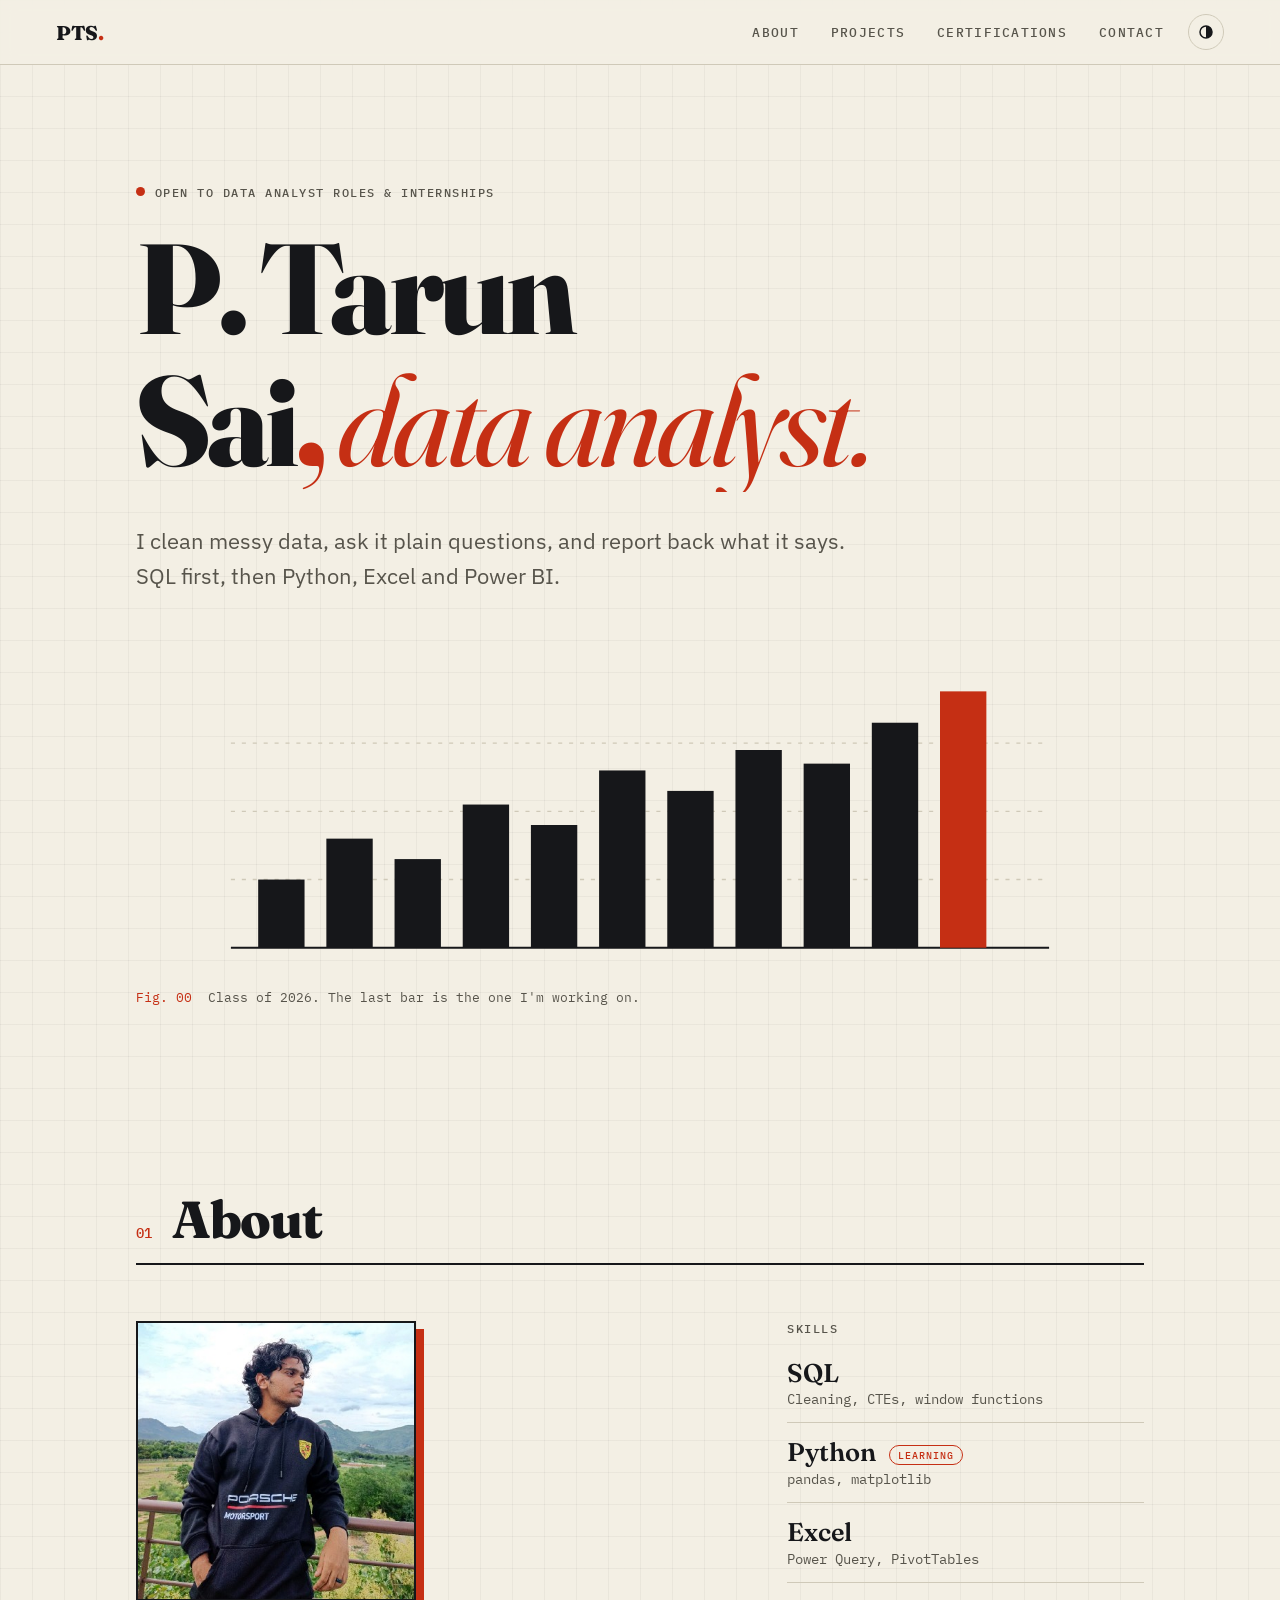
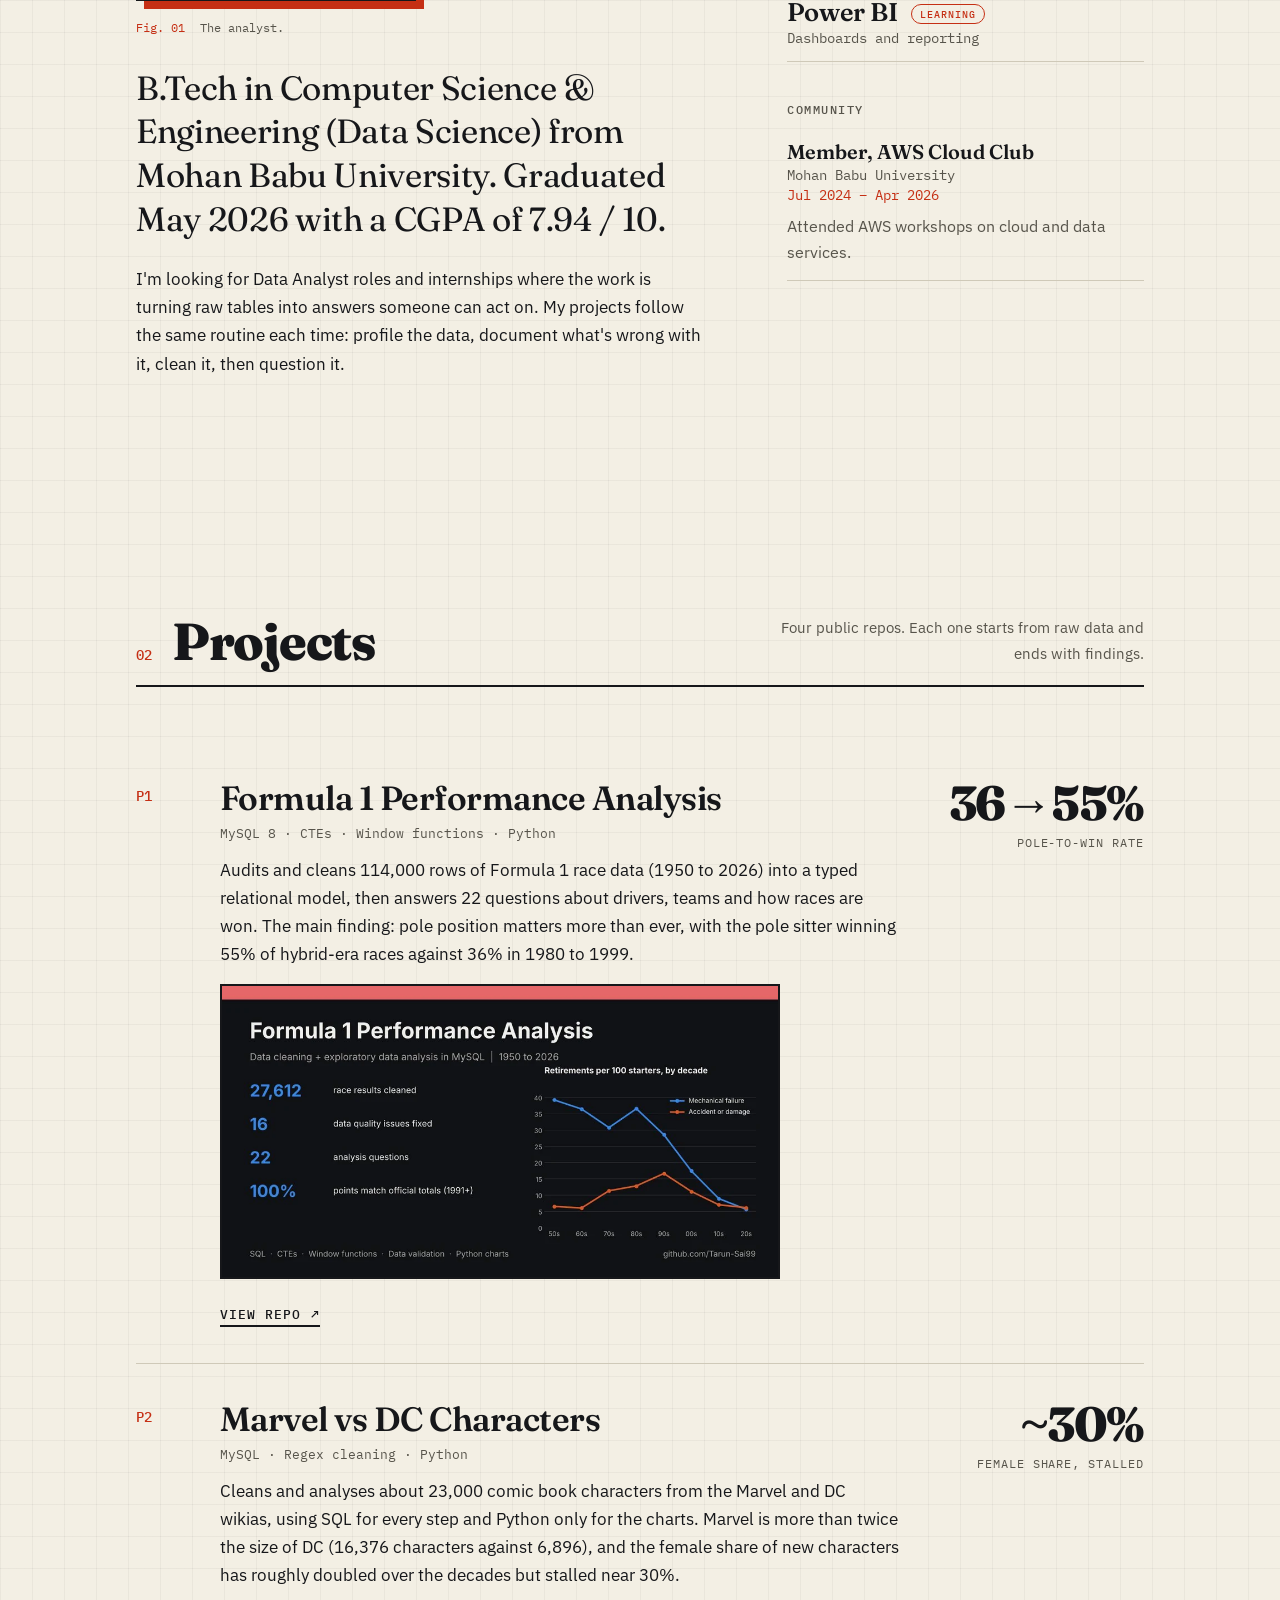
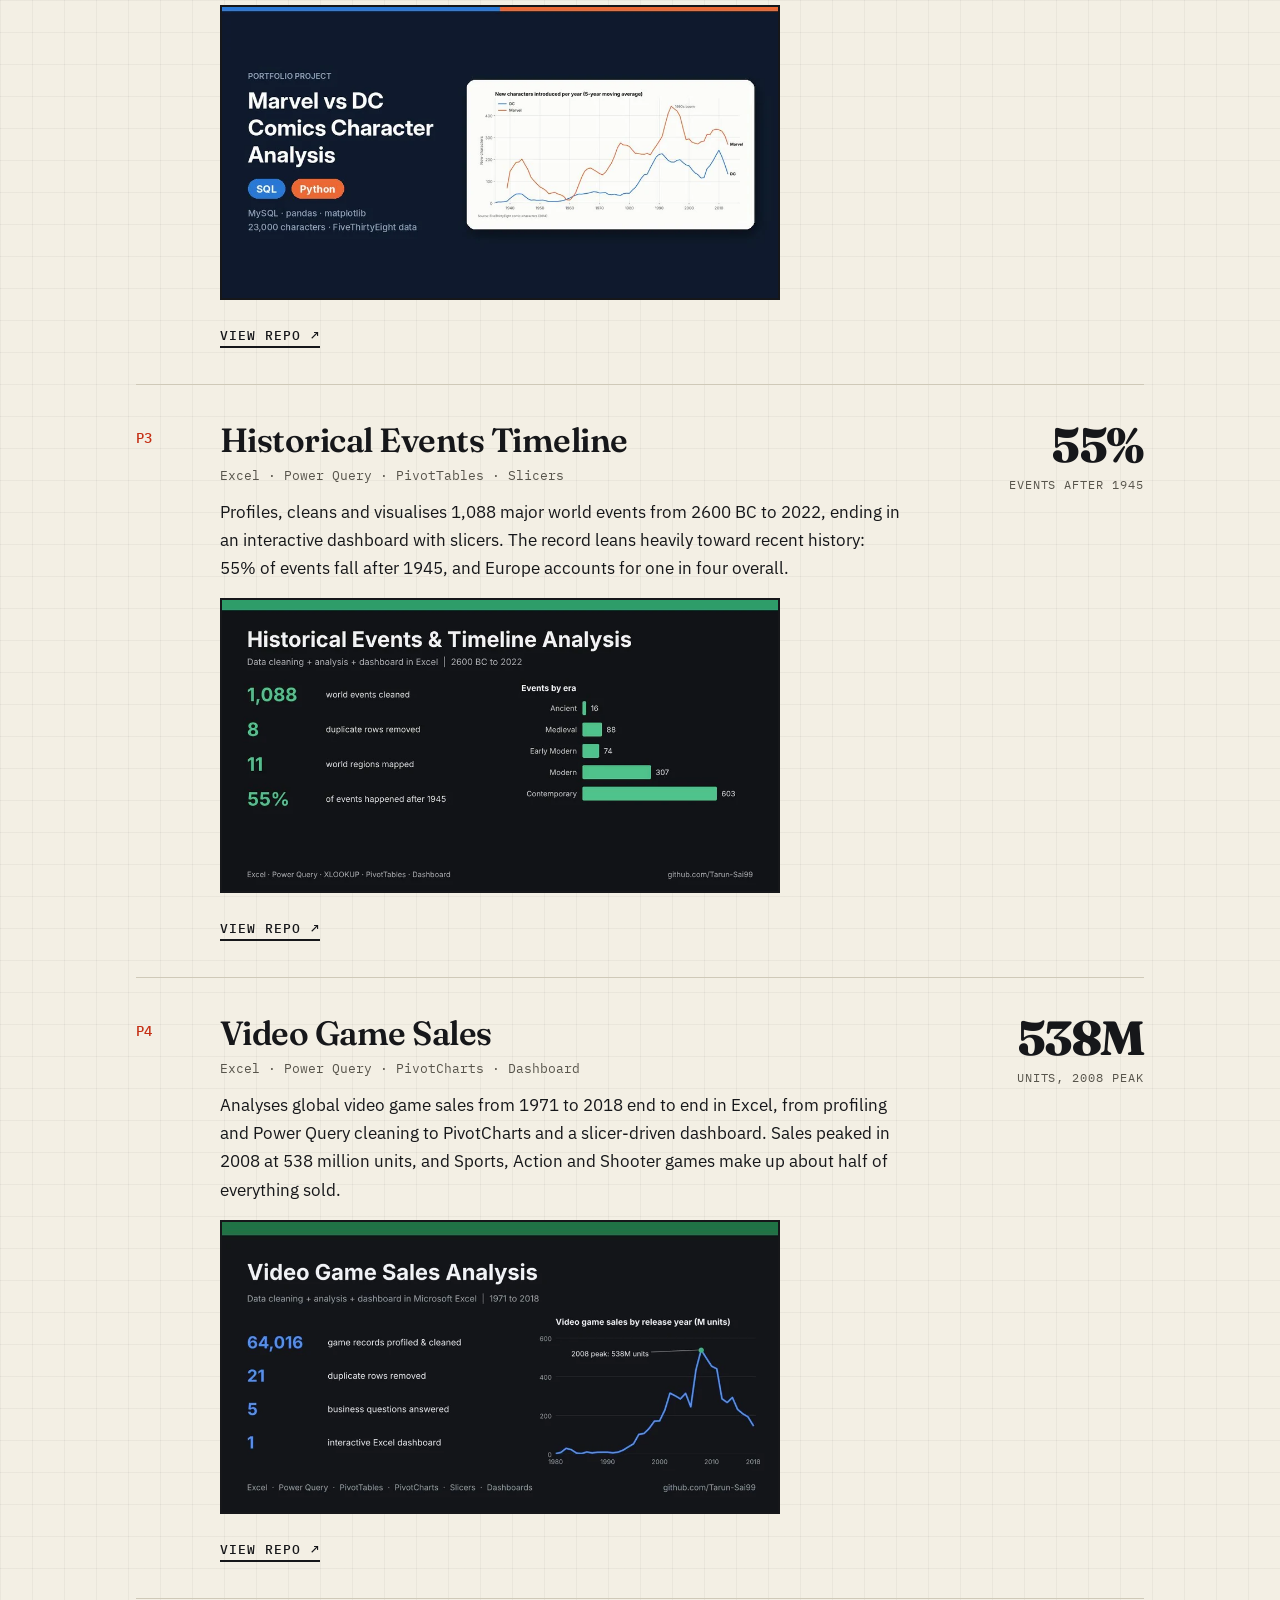
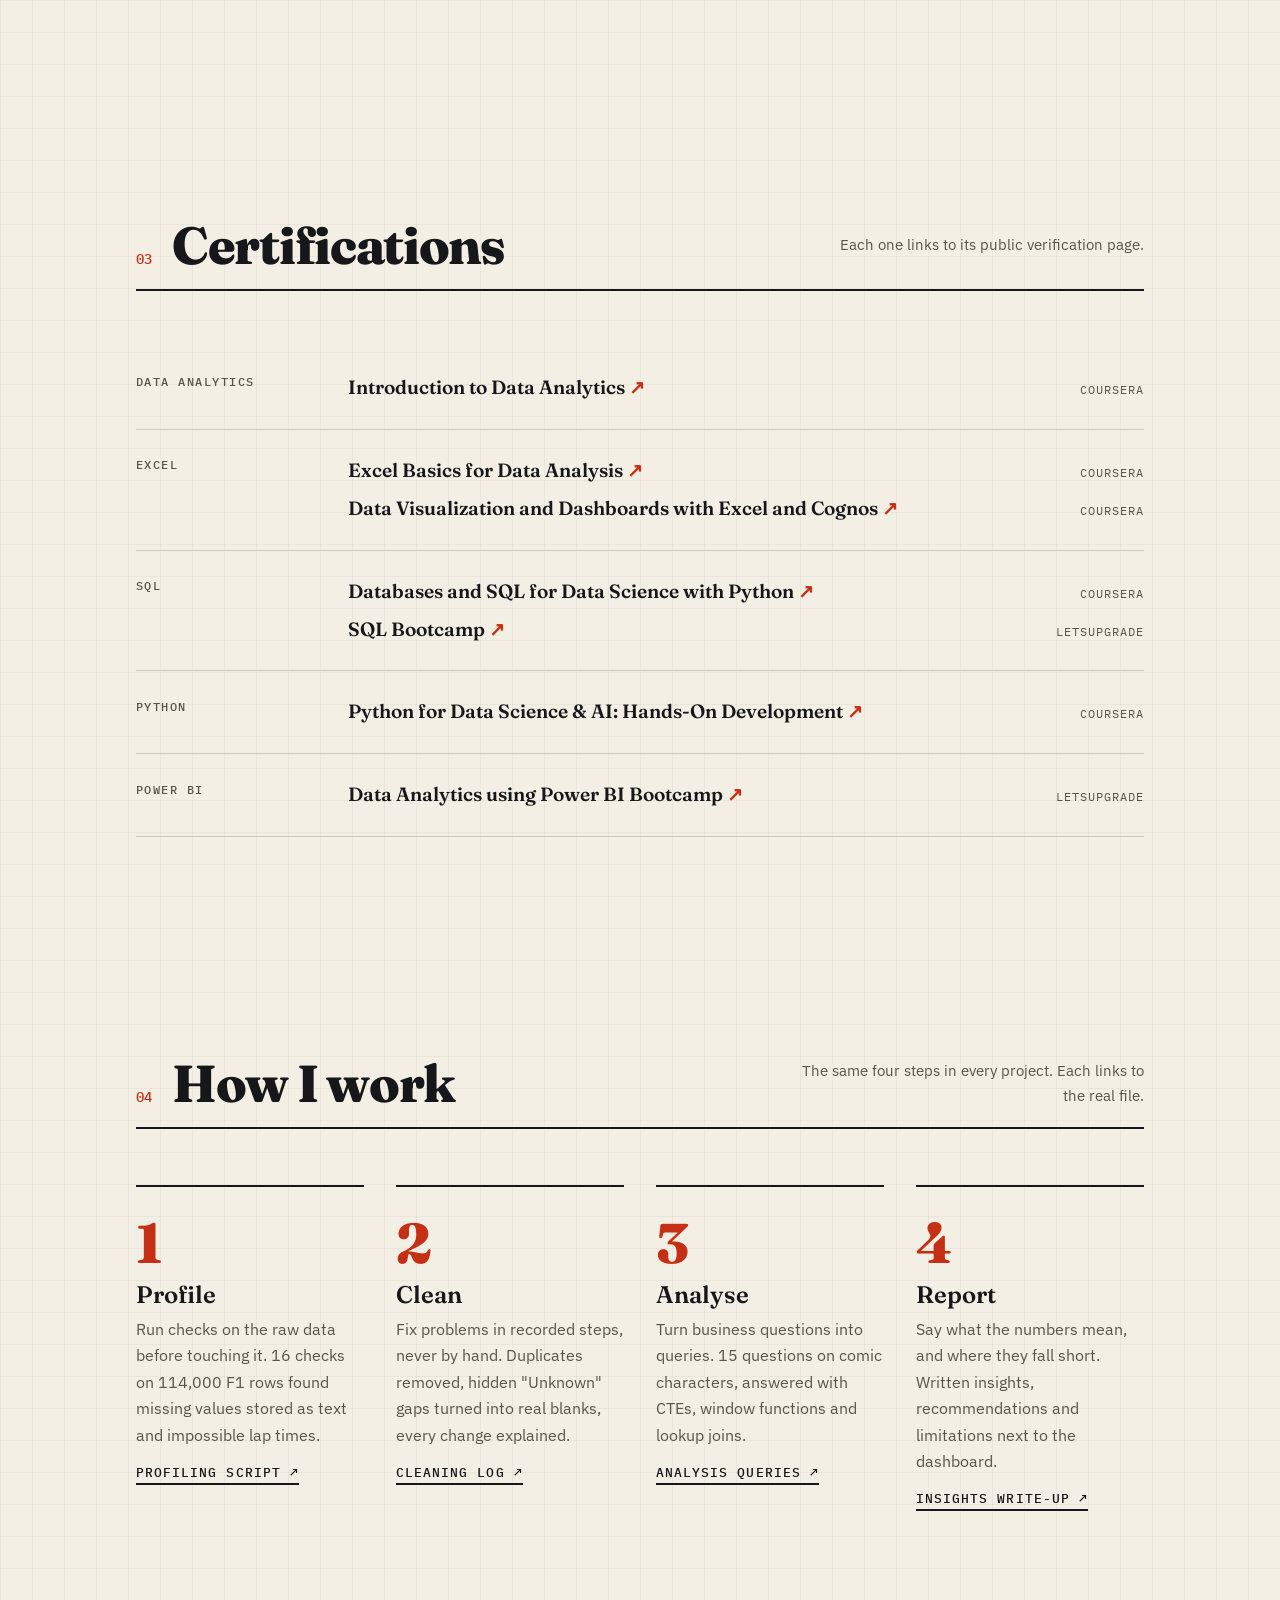
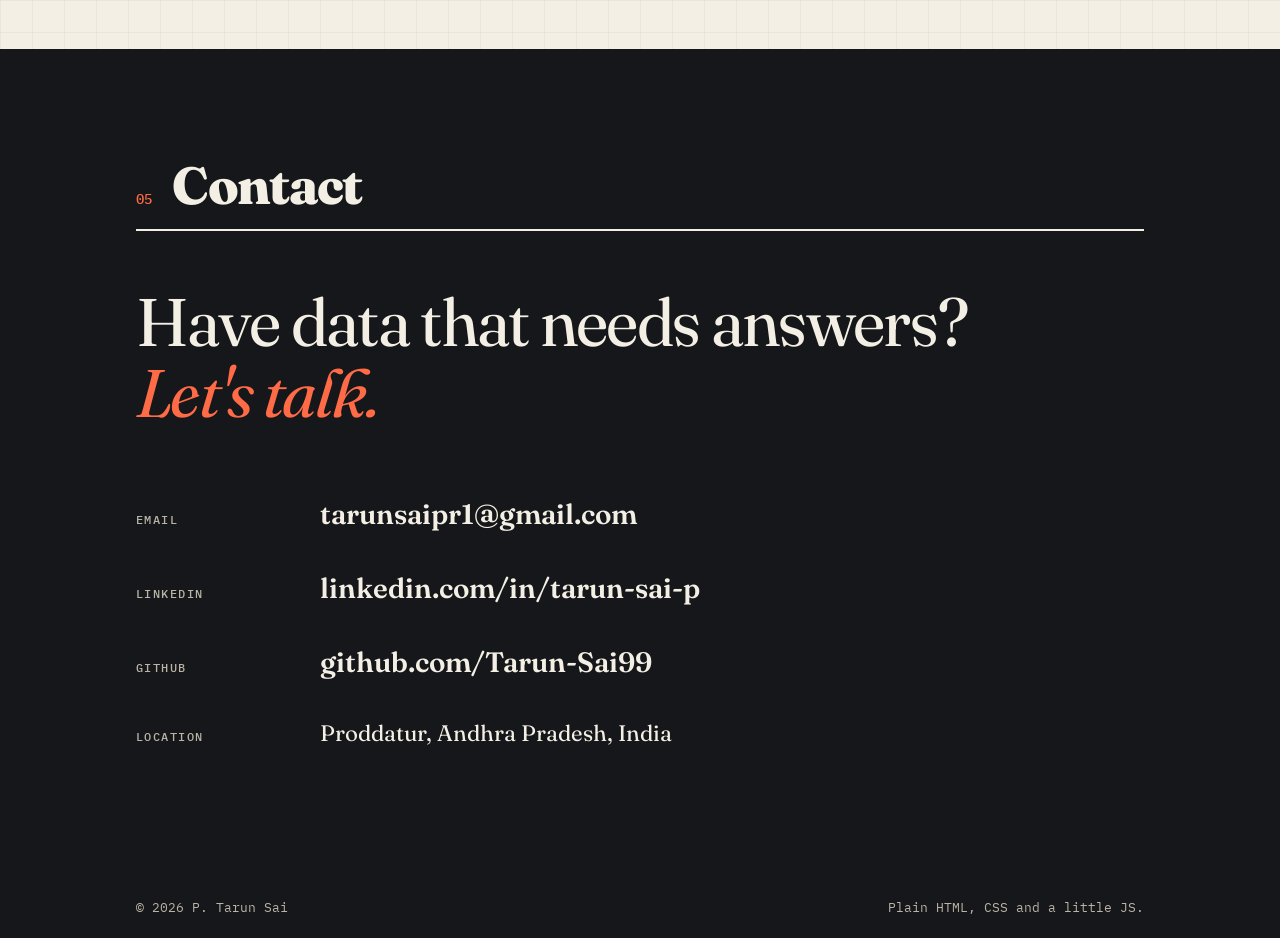
<file: index.html>
<!doctype html>
<html lang="en" class="no-js">
<head>
  <meta charset="utf-8">
  <meta name="viewport" content="width=device-width, initial-scale=1">
  <title>P. Tarun Sai · Data Analyst</title>
  <meta name="description" content="Portfolio of P. Tarun Sai, a Data Analyst skilled in SQL, Python, Excel and Power BI. B.Tech CSE (Data Science), seeking Data Analyst roles and internships.">
  <meta name="theme-color" content="#F3EFE4">
  <link rel="canonical" href="https://tarun-sai99.github.io/portfolio/">
  <meta property="og:type" content="website">
  <meta property="og:title" content="P. Tarun Sai · Data Analyst">
  <meta property="og:description" content="SQL, Python, Excel and Power BI. Four data-analysis projects, from raw data to findings.">
  <meta property="og:url" content="https://tarun-sai99.github.io/portfolio/">
  <meta property="og:image" content="https://tarun-sai99.github.io/portfolio/og.png">
  <meta property="og:image:width" content="1200">
  <meta property="og:image:height" content="630">
  <meta name="twitter:card" content="summary_large_image">
  <script>try{var t=localStorage.getItem("theme");if(!t)t=matchMedia("(prefers-color-scheme: dark)").matches?"dark":"light";document.documentElement.dataset.theme=t}catch(e){}</script>
  <link rel="icon" href="data:image/svg+xml,%3Csvg xmlns='http://www.w3.org/2000/svg' viewBox='0 0 32 32'%3E%3Crect width='32' height='32' fill='%2316171A'/%3E%3Crect x='6' y='16' width='5' height='10' fill='%23F3EFE4'/%3E%3Crect x='13.5' y='10' width='5' height='16' fill='%23F3EFE4'/%3E%3Crect x='21' y='5' width='5' height='21' fill='%23FF6B47'/%3E%3C/svg%3E">
  <link rel="preconnect" href="https://fonts.googleapis.com">
  <link rel="preconnect" href="https://fonts.gstatic.com" crossorigin>
  <link href="https://fonts.googleapis.com/css2?family=Fraunces:ital,opsz,wght@0,9..144,400;0,9..144,600;0,9..144,800;1,9..144,400&family=IBM+Plex+Mono:wght@400;500&family=IBM+Plex+Sans:wght@400;500;600&display=swap" rel="stylesheet">
  <link rel="stylesheet" href="style.css">
</head>
<body>
  <a class="skip" href="#main">Skip to content</a>

  <header class="top">
    <a class="mark" href="#top" aria-label="P. Tarun Sai, back to top">PTS<span>.</span></a>
    <nav aria-label="Sections">
      <a href="#about">About</a>
      <a href="#projects">Projects</a>
      <a href="#certifications">Certifications</a>
      <a href="#contact">Contact</a>
    </nav>
    <button class="theme" type="button" id="theme" aria-label="Switch between light and dark theme">
      <svg viewBox="0 0 24 24" width="18" height="18" aria-hidden="true"><circle cx="12" cy="12" r="8" fill="none" stroke="currentColor" stroke-width="2"/><path d="M12 4a8 8 0 0 1 0 16z" fill="currentColor"/></svg>
    </button>
  </header>

  <main id="main">
    <!-- HERO -->
    <section class="hero wrap" id="top">
      <p class="label"><span class="dot" aria-hidden="true"></span>Open to Data Analyst roles &amp; internships</p>
      <h1>
        <span class="line">P. Tarun</span>
        <span class="line">Sai<span class="accent">,</span> <em>data analyst.</em></span>
      </h1>
      <p class="lede">I clean messy data, ask it plain questions, and report back what it says. SQL first, then Python, Excel and Power BI.</p>

      <figure class="chart" aria-label="Decorative bar chart with the last bar highlighted">
        <svg viewBox="0 0 600 220" role="img" aria-hidden="true" preserveAspectRatio="xMidYMax meet">
          <g class="axis">
            <line x1="0" y1="200" x2="600" y2="200"/>
            <line x1="0" y1="150" x2="600" y2="150" class="faint"/>
            <line x1="0" y1="100" x2="600" y2="100" class="faint"/>
            <line x1="0" y1="50"  x2="600" y2="50"  class="faint"/>
          </g>
          <g class="bars">
            <rect x="20"  y="150" width="34" height="50"  style="--i:0"/>
            <rect x="70"  y="120" width="34" height="80"  style="--i:1"/>
            <rect x="120" y="135" width="34" height="65"  style="--i:2"/>
            <rect x="170" y="95"  width="34" height="105" style="--i:3"/>
            <rect x="220" y="110" width="34" height="90"  style="--i:4"/>
            <rect x="270" y="70"  width="34" height="130" style="--i:5"/>
            <rect x="320" y="85"  width="34" height="115" style="--i:6"/>
            <rect x="370" y="55"  width="34" height="145" style="--i:7"/>
            <rect x="420" y="65"  width="34" height="135" style="--i:8"/>
            <rect x="470" y="35"  width="34" height="165" style="--i:9"/>
            <rect x="520" y="12"  width="34" height="188" style="--i:10" class="hot"/>
          </g>
        </svg>
        <figcaption><span>Fig. 00</span> Class of 2026. The last bar is the one I'm working on.</figcaption>
      </figure>
    </section>

    <!-- ABOUT -->
    <section class="about wrap" id="about">
      <header class="sec-head reveal">
        <span class="sec-no">01</span>
        <h2>About</h2>
      </header>

      <div class="about-grid">
        <div class="reveal">
          <figure class="portrait">
            <img src="photo.png" width="400" height="400" alt="Portrait of P. Tarun Sai outdoors, in front of green hills" loading="lazy">
            <figcaption><span>Fig. 01</span> The analyst.</figcaption>
          </figure>
          <p class="big">B.Tech in Computer Science &amp; Engineering (Data Science) from Mohan Babu University. Graduated May 2026 with a CGPA of 7.94 / 10.</p>
          <p>I'm looking for Data Analyst roles and internships where the work is turning raw tables into answers someone can act on. My projects follow the same routine each time: profile the data, document what's wrong with it, clean it, then question it.</p>
        </div>

        <div class="skills reveal" aria-label="Skills">
          <h3 class="label">Skills</h3>
          <ul>
            <li><b>SQL</b><span>Cleaning, CTEs, window functions</span></li>
            <li><b>Python <em class="tag">Learning</em></b><span>pandas, matplotlib</span></li>
            <li><b>Excel</b><span>Power Query, PivotTables</span></li>
            <li><b>Power BI <em class="tag">Learning</em></b><span>Dashboards and reporting</span></li>
          </ul>

          <h3 class="label community-label">Community</h3>
          <div class="community">
            <b>Member, AWS Cloud Club</b>
            <span>Mohan Babu University</span>
            <span class="when">Jul 2024 – Apr 2026</span>
            <p>Attended AWS workshops on cloud and data services.</p>
          </div>
        </div>
      </div>
    </section>

    <!-- PROJECTS -->
    <section class="projects wrap" id="projects">
      <header class="sec-head reveal">
        <span class="sec-no">02</span>
        <h2>Projects</h2>
        <p class="sec-note">Four public repos. Each one starts from raw data and ends with findings.</p>
      </header>

      <ol class="ledger">
        <li class="row reveal">
          <span class="idx">P1</span>
          <div class="body">
            <h3><a href="https://github.com/Tarun-Sai99/f1-performance-analysis-mysql">Formula 1 Performance Analysis</a></h3>
            <p class="tools">MySQL 8 · CTEs · Window functions · Python</p>
            <p>Audits and cleans 114,000 rows of Formula 1 race data (1950 to 2026) into a typed relational model, then answers 22 questions about drivers, teams and how races are won. The main finding: pole position matters more than ever, with the pole sitter winning 55% of hybrid-era races against 36% in 1980 to 1999.</p>
            <a class="thumb" href="https://github.com/Tarun-Sai99/f1-performance-analysis-mysql" tabindex="-1" aria-hidden="true"><img src="images/f1.webp" width="1000" height="523" alt="" loading="lazy"></a>
            <a class="go" href="https://github.com/Tarun-Sai99/f1-performance-analysis-mysql">View repo <span aria-hidden="true">↗</span></a>
          </div>
          <p class="stat" aria-hidden="true"><strong>36→55%</strong><small>pole-to-win rate</small></p>
        </li>

        <li class="row reveal">
          <span class="idx">P2</span>
          <div class="body">
            <h3><a href="https://github.com/Tarun-Sai99/marvel-dc-sql-analysis">Marvel vs DC Characters</a></h3>
            <p class="tools">MySQL · Regex cleaning · Python</p>
            <p>Cleans and analyses about 23,000 comic book characters from the Marvel and DC wikias, using SQL for every step and Python only for the charts. Marvel is more than twice the size of DC (16,376 characters against 6,896), and the female share of new characters has roughly doubled over the decades but stalled near 30%.</p>
            <a class="thumb" href="https://github.com/Tarun-Sai99/marvel-dc-sql-analysis" tabindex="-1" aria-hidden="true"><img src="images/marvel-dc.webp" width="1000" height="523" alt="" loading="lazy"></a>
            <a class="go" href="https://github.com/Tarun-Sai99/marvel-dc-sql-analysis">View repo <span aria-hidden="true">↗</span></a>
          </div>
          <p class="stat" aria-hidden="true"><strong>~30%</strong><small>female share, stalled</small></p>
        </li>

        <li class="row reveal">
          <span class="idx">P3</span>
          <div class="body">
            <h3><a href="https://github.com/Tarun-Sai99/historical-events-excel-analysis">Historical Events Timeline</a></h3>
            <p class="tools">Excel · Power Query · PivotTables · Slicers</p>
            <p>Profiles, cleans and visualises 1,088 major world events from 2600 BC to 2022, ending in an interactive dashboard with slicers. The record leans heavily toward recent history: 55% of events fall after 1945, and Europe accounts for one in four overall.</p>
            <a class="thumb" href="https://github.com/Tarun-Sai99/historical-events-excel-analysis" tabindex="-1" aria-hidden="true"><img src="images/historical-events.webp" width="1000" height="523" alt="" loading="lazy"></a>
            <a class="go" href="https://github.com/Tarun-Sai99/historical-events-excel-analysis">View repo <span aria-hidden="true">↗</span></a>
          </div>
          <p class="stat" aria-hidden="true"><strong>55%</strong><small>events after 1945</small></p>
        </li>

        <li class="row reveal">
          <span class="idx">P4</span>
          <div class="body">
            <h3><a href="https://github.com/Tarun-Sai99/video-game-sales-analysis">Video Game Sales</a></h3>
            <p class="tools">Excel · Power Query · PivotCharts · Dashboard</p>
            <p>Analyses global video game sales from 1971 to 2018 end to end in Excel, from profiling and Power Query cleaning to PivotCharts and a slicer-driven dashboard. Sales peaked in 2008 at 538 million units, and Sports, Action and Shooter games make up about half of everything sold.</p>
            <a class="thumb" href="https://github.com/Tarun-Sai99/video-game-sales-analysis" tabindex="-1" aria-hidden="true"><img src="images/video-games.webp" width="1000" height="523" alt="" loading="lazy"></a>
            <a class="go" href="https://github.com/Tarun-Sai99/video-game-sales-analysis">View repo <span aria-hidden="true">↗</span></a>
          </div>
          <p class="stat" aria-hidden="true"><strong>538M</strong><small>units, 2008 peak</small></p>
        </li>
      </ol>
    </section>

    <!-- CERTIFICATES -->
    <section class="certs wrap" id="certifications">
      <header class="sec-head reveal">
        <span class="sec-no">03</span>
        <h2>Certifications</h2>
        <p class="sec-note">Each one links to its public verification page.</p>
      </header>
      <div class="cert-list">
        <div class="cert-group reveal">
          <h3 class="label">Data analytics</h3>
          <ul>
            <li><a href="https://www.coursera.org/account/accomplishments/verify/CVE5S3ERBQ58" rel="noopener">Introduction to Data Analytics <span aria-hidden="true">↗</span></a><span class="by">Coursera</span></li>
          </ul>
        </div>
        <div class="cert-group reveal">
          <h3 class="label">Excel</h3>
          <ul>
            <li><a href="https://www.coursera.org/account/accomplishments/verify/J1WFIV3NSRXM" rel="noopener">Excel Basics for Data Analysis <span aria-hidden="true">↗</span></a><span class="by">Coursera</span></li>
            <li><a href="https://www.coursera.org/account/accomplishments/verify/Z14BRQ5PZ203" rel="noopener">Data Visualization and Dashboards with Excel and Cognos <span aria-hidden="true">↗</span></a><span class="by">Coursera</span></li>
          </ul>
        </div>
        <div class="cert-group reveal">
          <h3 class="label">SQL</h3>
          <ul>
            <li><a href="https://www.coursera.org/account/accomplishments/verify/QI3KIPTJ4D5N" rel="noopener">Databases and SQL for Data Science with Python <span aria-hidden="true">↗</span></a><span class="by">Coursera</span></li>
            <li><a href="https://verify.letsupgrade.in/certificate/LUESQLAUG1241263" rel="noopener">SQL Bootcamp <span aria-hidden="true">↗</span></a><span class="by">LetsUpgrade</span></li>
          </ul>
        </div>
        <div class="cert-group reveal">
          <h3 class="label">Python</h3>
          <ul>
            <li><a href="https://www.coursera.org/account/accomplishments/verify/X59I7FA2MKSC" rel="noopener">Python for Data Science &amp; AI: Hands-On Development <span aria-hidden="true">↗</span></a><span class="by">Coursera</span></li>
          </ul>
        </div>
        <div class="cert-group reveal">
          <h3 class="label">Power BI</h3>
          <ul>
            <li><a href="https://verify.letsupgrade.in/certificate/LUEDAJUL124488" rel="noopener">Data Analytics using Power BI Bootcamp <span aria-hidden="true">↗</span></a><span class="by">LetsUpgrade</span></li>
          </ul>
        </div>
      </div>
    </section>

    <!-- PROCESS -->
    <section class="process wrap" id="process">
      <header class="sec-head reveal">
        <span class="sec-no">04</span>
        <h2>How I work</h2>
        <p class="sec-note">The same four steps in every project. Each links to the real file.</p>
      </header>
      <ol class="steps">
        <li class="reveal">
          <span class="n">1</span>
          <h3>Profile</h3>
          <p>Run checks on the raw data before touching it. 16 checks on 114,000 F1 rows found missing values stored as text and impossible lap times.</p>
          <a class="go" href="https://github.com/Tarun-Sai99/f1-performance-analysis-mysql/blob/HEAD/sql/02_profiling.sql">Profiling script <span aria-hidden="true">↗</span></a>
        </li>
        <li class="reveal">
          <span class="n">2</span>
          <h3>Clean</h3>
          <p>Fix problems in recorded steps, never by hand. Duplicates removed, hidden "Unknown" gaps turned into real blanks, every change explained.</p>
          <a class="go" href="https://github.com/Tarun-Sai99/historical-events-excel-analysis/blob/HEAD/docs/cleaning_log.md">Cleaning log <span aria-hidden="true">↗</span></a>
        </li>
        <li class="reveal">
          <span class="n">3</span>
          <h3>Analyse</h3>
          <p>Turn business questions into queries. 15 questions on comic characters, answered with CTEs, window functions and lookup joins.</p>
          <a class="go" href="https://github.com/Tarun-Sai99/marvel-dc-sql-analysis/blob/HEAD/sql/03_analysis.sql">Analysis queries <span aria-hidden="true">↗</span></a>
        </li>
        <li class="reveal">
          <span class="n">4</span>
          <h3>Report</h3>
          <p>Say what the numbers mean, and where they fall short. Written insights, recommendations and limitations next to the dashboard.</p>
          <a class="go" href="https://github.com/Tarun-Sai99/video-game-sales-analysis/blob/HEAD/docs/insights.md">Insights write-up <span aria-hidden="true">↗</span></a>
        </li>
      </ol>
    </section>

    <!-- CONTACT -->
    <section class="contact" id="contact">
      <div class="wrap">
        <header class="sec-head reveal">
          <span class="sec-no">05</span>
          <h2>Contact</h2>
        </header>
        <p class="contact-big reveal">Have data that needs answers? <em>Let's talk.</em></p>
        <ul class="links reveal">
          <li><span class="label">Email</span><a href="mailto:tarunsaipr1@gmail.com">tarunsaipr1@gmail.com</a></li>
          <li><span class="label">LinkedIn</span><a href="https://www.linkedin.com/in/tarun-sai-p/">linkedin.com/in/tarun-sai-p</a></li>
          <li><span class="label">GitHub</span><a href="https://github.com/Tarun-Sai99">github.com/Tarun-Sai99</a></li>
          <li><span class="label">Location</span><span class="place">Proddatur, Andhra Pradesh, India</span></li>
        </ul>
      </div>
    </section>
  </main>

  <footer class="foot">
    <div class="wrap">
      <span>© <span id="yr">2026</span> P. Tarun Sai</span>
      <span>Plain HTML, CSS and a little JS.</span>
    </div>
  </footer>

  <script>document.documentElement.classList.remove("no-js")</script>
  <script src="script.js"></script>
</body>
</html>
</file>
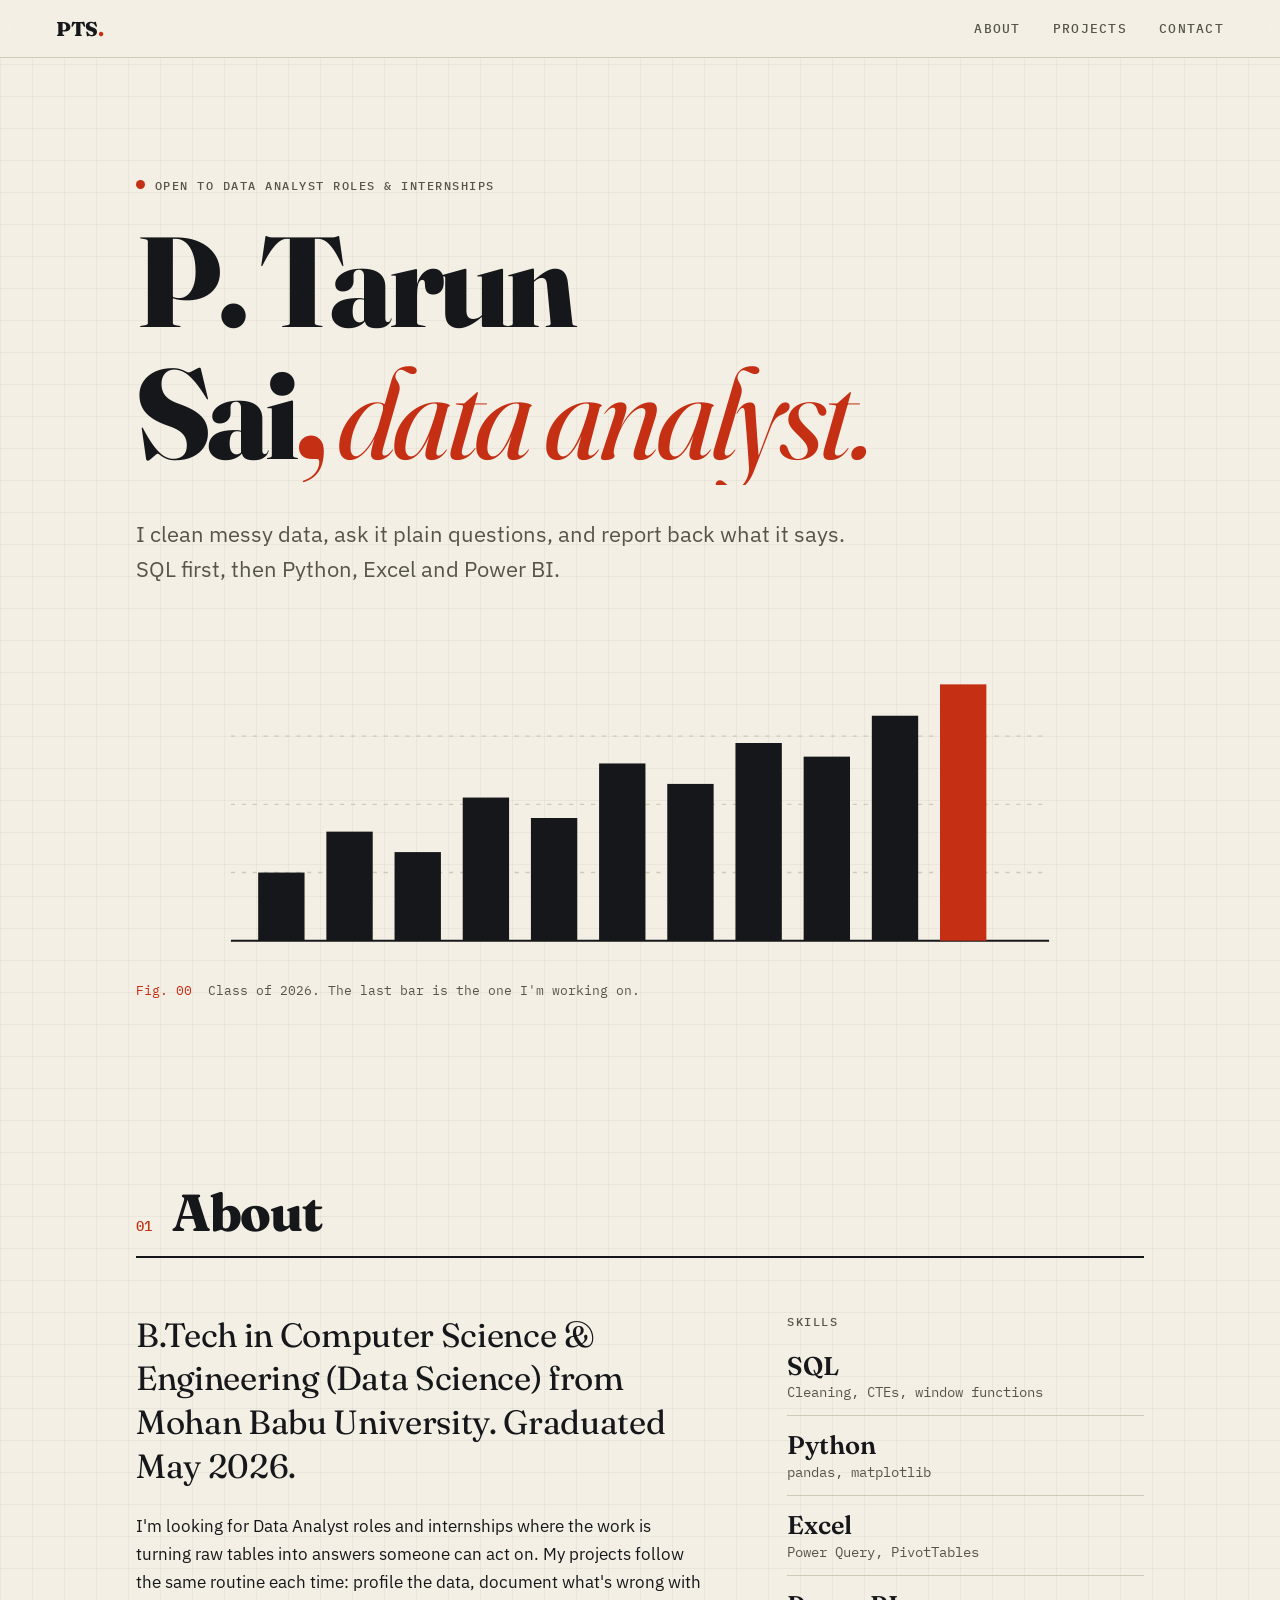
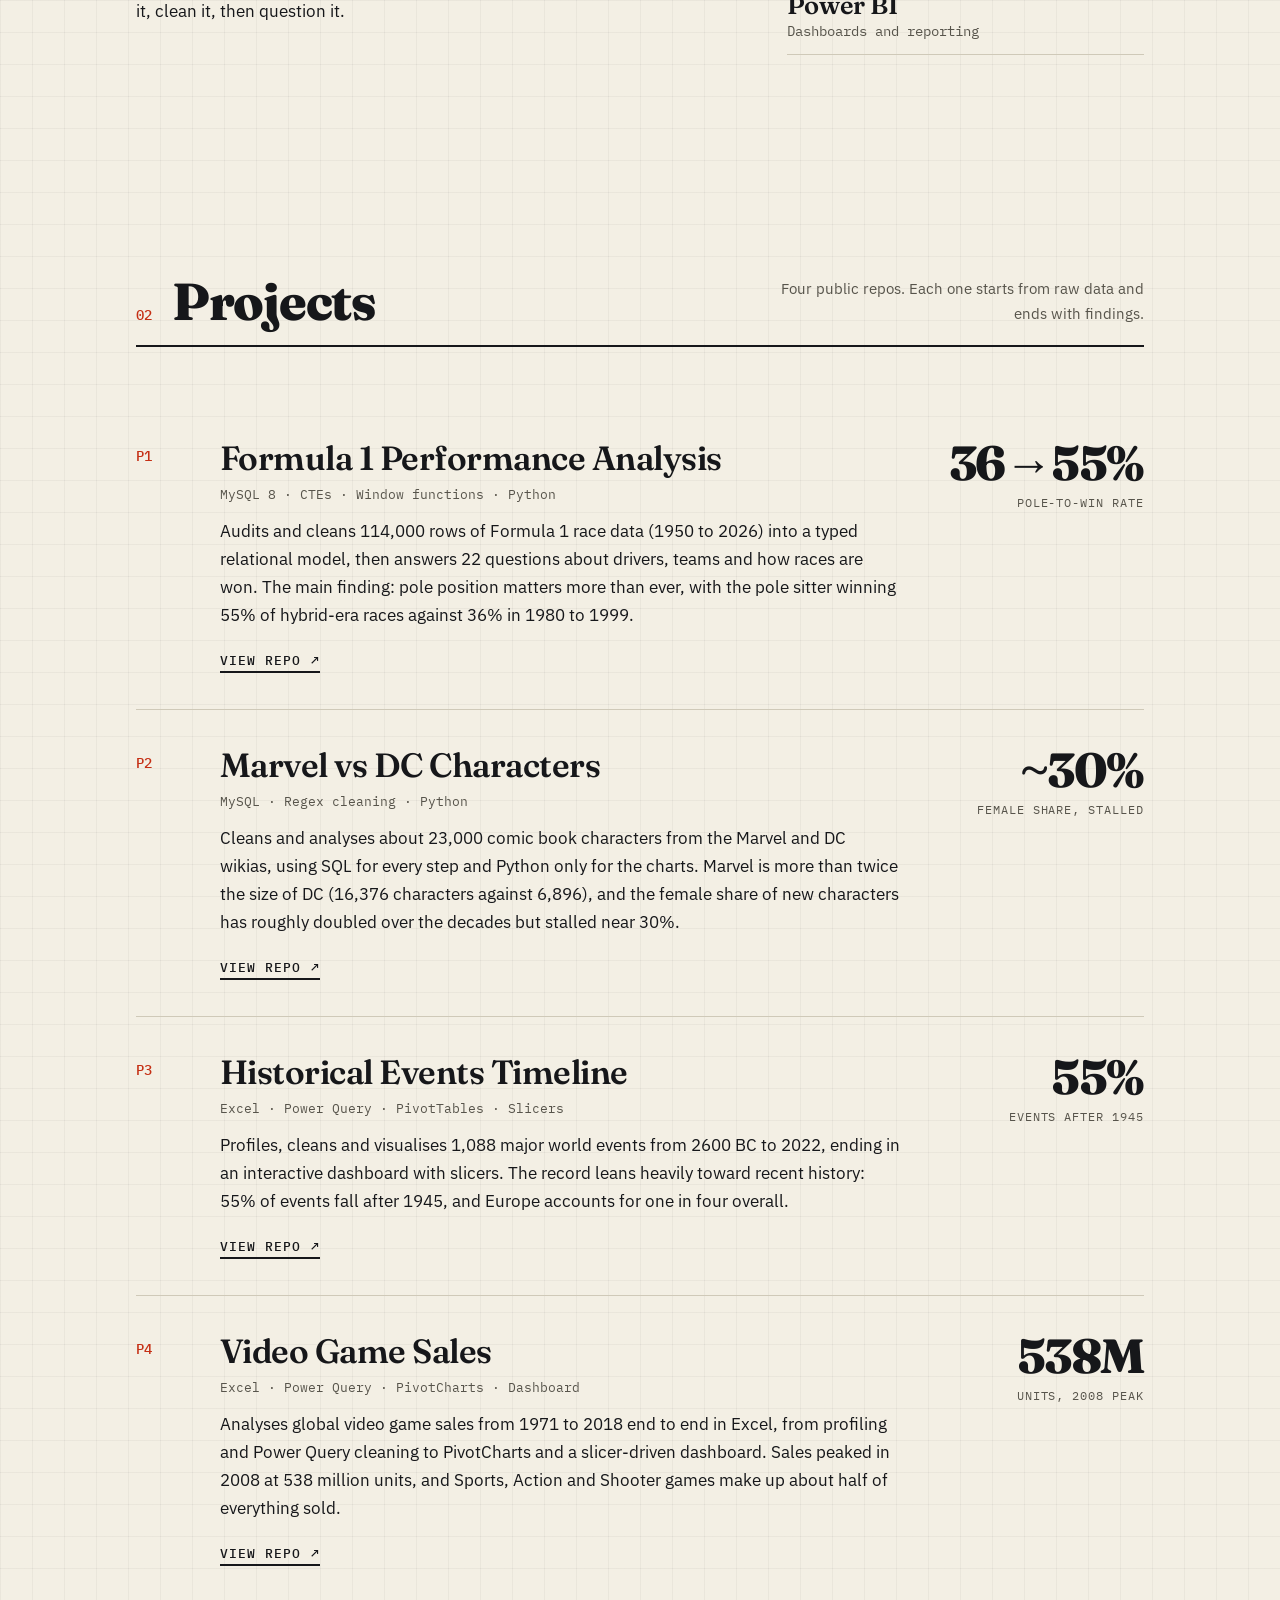
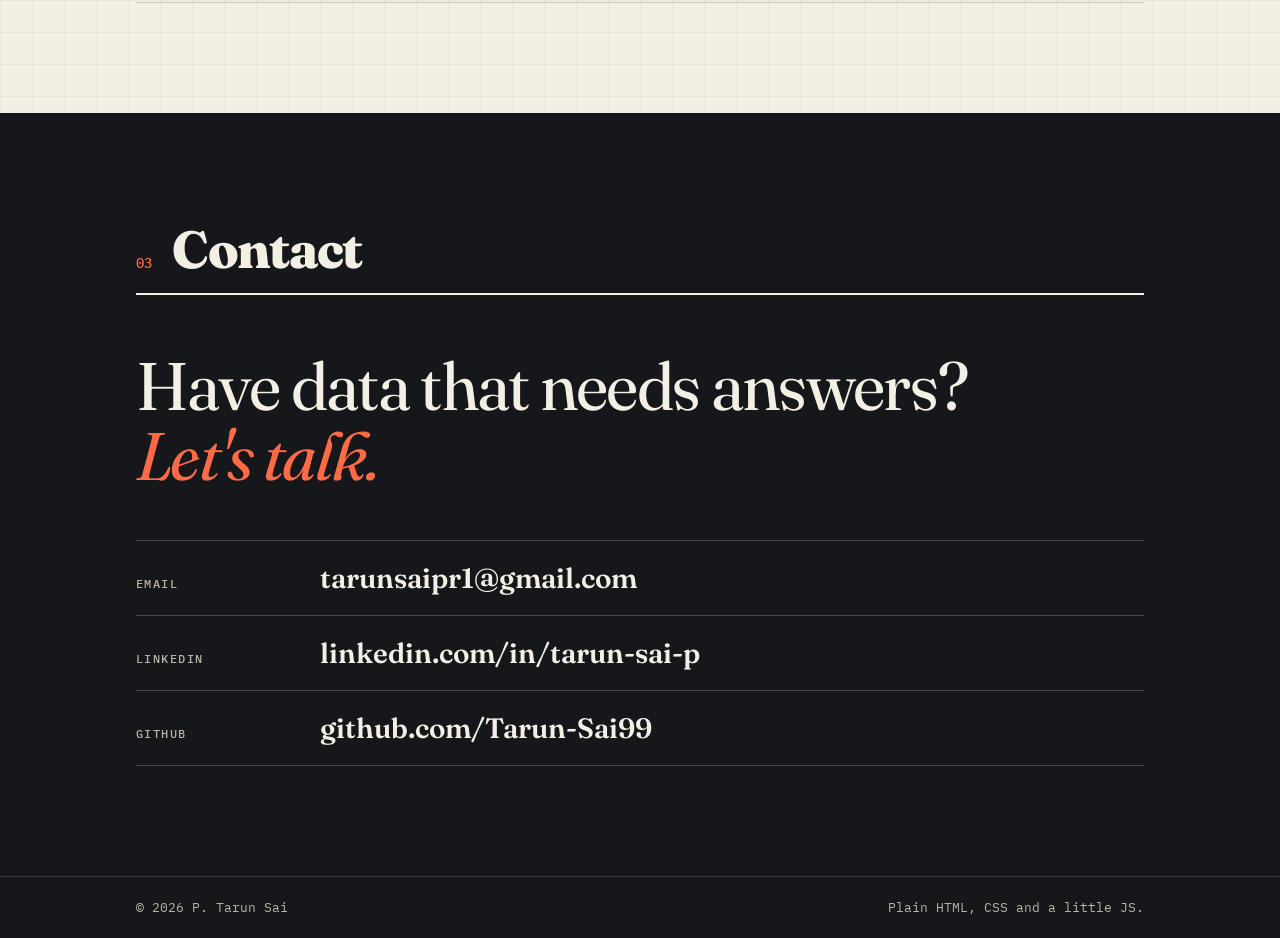
<file: portfolio/index.html>
<!doctype html>
<html lang="en" class="no-js">
<head>
  <meta charset="utf-8">
  <meta name="viewport" content="width=device-width, initial-scale=1">
  <title>P. Tarun Sai · Data Analyst</title>
  <meta name="description" content="Portfolio of P. Tarun Sai, a Data Analyst skilled in SQL, Python, Excel and Power BI. B.Tech CSE (Data Science), seeking Data Analyst roles and internships.">
  <meta name="theme-color" content="#F3EFE4">
  <link rel="icon" href="data:image/svg+xml,%3Csvg xmlns='http://www.w3.org/2000/svg' viewBox='0 0 32 32'%3E%3Crect width='32' height='32' fill='%2316171A'/%3E%3Crect x='6' y='16' width='5' height='10' fill='%23F3EFE4'/%3E%3Crect x='13.5' y='10' width='5' height='16' fill='%23F3EFE4'/%3E%3Crect x='21' y='5' width='5' height='21' fill='%23FF6B47'/%3E%3C/svg%3E">
  <link rel="preconnect" href="https://fonts.googleapis.com">
  <link rel="preconnect" href="https://fonts.gstatic.com" crossorigin>
  <link href="https://fonts.googleapis.com/css2?family=Fraunces:ital,opsz,wght@0,9..144,400;0,9..144,600;0,9..144,800;1,9..144,400&family=IBM+Plex+Mono:wght@400;500&family=IBM+Plex+Sans:wght@400;500;600&display=swap" rel="stylesheet">
  <link rel="stylesheet" href="style.css">
</head>
<body>
  <a class="skip" href="#main">Skip to content</a>

  <header class="top">
    <a class="mark" href="#top" aria-label="P. Tarun Sai, back to top">PTS<span>.</span></a>
    <nav aria-label="Sections">
      <a href="#about">About</a>
      <a href="#projects">Projects</a>
      <a href="#contact">Contact</a>
    </nav>
  </header>

  <main id="main">
    <!-- HERO -->
    <section class="hero wrap" id="top">
      <p class="label"><span class="dot" aria-hidden="true"></span>Open to Data Analyst roles &amp; internships</p>
      <h1>
        <span class="line">P. Tarun</span>
        <span class="line">Sai<span class="accent">,</span> <em>data analyst.</em></span>
      </h1>
      <p class="lede">I clean messy data, ask it plain questions, and report back what it says. SQL first, then Python, Excel and Power BI.</p>

      <figure class="chart" aria-label="Decorative bar chart with the last bar highlighted">
        <svg viewBox="0 0 600 220" role="img" aria-hidden="true" preserveAspectRatio="xMidYMax meet">
          <g class="axis">
            <line x1="0" y1="200" x2="600" y2="200"/>
            <line x1="0" y1="150" x2="600" y2="150" class="faint"/>
            <line x1="0" y1="100" x2="600" y2="100" class="faint"/>
            <line x1="0" y1="50"  x2="600" y2="50"  class="faint"/>
          </g>
          <g class="bars">
            <rect x="20"  y="150" width="34" height="50"  style="--i:0"/>
            <rect x="70"  y="120" width="34" height="80"  style="--i:1"/>
            <rect x="120" y="135" width="34" height="65"  style="--i:2"/>
            <rect x="170" y="95"  width="34" height="105" style="--i:3"/>
            <rect x="220" y="110" width="34" height="90"  style="--i:4"/>
            <rect x="270" y="70"  width="34" height="130" style="--i:5"/>
            <rect x="320" y="85"  width="34" height="115" style="--i:6"/>
            <rect x="370" y="55"  width="34" height="145" style="--i:7"/>
            <rect x="420" y="65"  width="34" height="135" style="--i:8"/>
            <rect x="470" y="35"  width="34" height="165" style="--i:9"/>
            <rect x="520" y="12"  width="34" height="188" style="--i:10" class="hot"/>
          </g>
        </svg>
        <figcaption><span>Fig. 00</span> Class of 2026. The last bar is the one I'm working on.</figcaption>
      </figure>
    </section>

    <!-- ABOUT -->
    <section class="about wrap" id="about">
      <header class="sec-head reveal">
        <span class="sec-no">01</span>
        <h2>About</h2>
      </header>

      <div class="about-grid">
        <div class="reveal">
          <p class="big">B.Tech in Computer Science &amp; Engineering (Data Science) from Mohan Babu University. Graduated May 2026.</p>
          <p>I'm looking for Data Analyst roles and internships where the work is turning raw tables into answers someone can act on. My projects follow the same routine each time: profile the data, document what's wrong with it, clean it, then question it.</p>
        </div>

        <div class="skills reveal" aria-label="Skills">
          <h3 class="label">Skills</h3>
          <ul>
            <li><b>SQL</b><span>Cleaning, CTEs, window functions</span></li>
            <li><b>Python</b><span>pandas, matplotlib</span></li>
            <li><b>Excel</b><span>Power Query, PivotTables</span></li>
            <li><b>Power BI</b><span>Dashboards and reporting</span></li>
          </ul>
        </div>
      </div>
    </section>

    <!-- PROJECTS -->
    <section class="projects wrap" id="projects">
      <header class="sec-head reveal">
        <span class="sec-no">02</span>
        <h2>Projects</h2>
        <p class="sec-note">Four public repos. Each one starts from raw data and ends with findings.</p>
      </header>

      <ol class="ledger">
        <li class="row reveal">
          <span class="idx">P1</span>
          <div class="body">
            <h3><a href="https://github.com/Tarun-Sai99/f1-performance-analysis-mysql">Formula 1 Performance Analysis</a></h3>
            <p class="tools">MySQL 8 · CTEs · Window functions · Python</p>
            <p>Audits and cleans 114,000 rows of Formula 1 race data (1950 to 2026) into a typed relational model, then answers 22 questions about drivers, teams and how races are won. The main finding: pole position matters more than ever, with the pole sitter winning 55% of hybrid-era races against 36% in 1980 to 1999.</p>
            <a class="go" href="https://github.com/Tarun-Sai99/f1-performance-analysis-mysql">View repo <span aria-hidden="true">↗</span></a>
          </div>
          <p class="stat" aria-hidden="true"><strong>36→55%</strong><small>pole-to-win rate</small></p>
        </li>

        <li class="row reveal">
          <span class="idx">P2</span>
          <div class="body">
            <h3><a href="https://github.com/Tarun-Sai99/marvel-dc-sql-analysis">Marvel vs DC Characters</a></h3>
            <p class="tools">MySQL · Regex cleaning · Python</p>
            <p>Cleans and analyses about 23,000 comic book characters from the Marvel and DC wikias, using SQL for every step and Python only for the charts. Marvel is more than twice the size of DC (16,376 characters against 6,896), and the female share of new characters has roughly doubled over the decades but stalled near 30%.</p>
            <a class="go" href="https://github.com/Tarun-Sai99/marvel-dc-sql-analysis">View repo <span aria-hidden="true">↗</span></a>
          </div>
          <p class="stat" aria-hidden="true"><strong>~30%</strong><small>female share, stalled</small></p>
        </li>

        <li class="row reveal">
          <span class="idx">P3</span>
          <div class="body">
            <h3><a href="https://github.com/Tarun-Sai99/historical-events-excel-analysis">Historical Events Timeline</a></h3>
            <p class="tools">Excel · Power Query · PivotTables · Slicers</p>
            <p>Profiles, cleans and visualises 1,088 major world events from 2600 BC to 2022, ending in an interactive dashboard with slicers. The record leans heavily toward recent history: 55% of events fall after 1945, and Europe accounts for one in four overall.</p>
            <a class="go" href="https://github.com/Tarun-Sai99/historical-events-excel-analysis">View repo <span aria-hidden="true">↗</span></a>
          </div>
          <p class="stat" aria-hidden="true"><strong>55%</strong><small>events after 1945</small></p>
        </li>

        <li class="row reveal">
          <span class="idx">P4</span>
          <div class="body">
            <h3><a href="https://github.com/Tarun-Sai99/video-game-sales-analysis">Video Game Sales</a></h3>
            <p class="tools">Excel · Power Query · PivotCharts · Dashboard</p>
            <p>Analyses global video game sales from 1971 to 2018 end to end in Excel, from profiling and Power Query cleaning to PivotCharts and a slicer-driven dashboard. Sales peaked in 2008 at 538 million units, and Sports, Action and Shooter games make up about half of everything sold.</p>
            <a class="go" href="https://github.com/Tarun-Sai99/video-game-sales-analysis">View repo <span aria-hidden="true">↗</span></a>
          </div>
          <p class="stat" aria-hidden="true"><strong>538M</strong><small>units, 2008 peak</small></p>
        </li>
      </ol>
    </section>

    <!-- CONTACT -->
    <section class="contact" id="contact">
      <div class="wrap">
        <header class="sec-head reveal">
          <span class="sec-no">03</span>
          <h2>Contact</h2>
        </header>
        <p class="contact-big reveal">Have data that needs answers? <em>Let's talk.</em></p>
        <ul class="links reveal">
          <li><span class="label">Email</span><a href="mailto:tarunsaipr1@gmail.com">tarunsaipr1@gmail.com</a></li>
          <li><span class="label">LinkedIn</span><a href="https://www.linkedin.com/in/tarun-sai-p/">linkedin.com/in/tarun-sai-p</a></li>
          <li><span class="label">GitHub</span><a href="https://github.com/Tarun-Sai99">github.com/Tarun-Sai99</a></li>
        </ul>
      </div>
    </section>
  </main>

  <footer class="foot">
    <div class="wrap">
      <span>© <span id="yr">2026</span> P. Tarun Sai</span>
      <span>Plain HTML, CSS and a little JS.</span>
    </div>
  </footer>

  <script>document.documentElement.classList.remove("no-js")</script>
  <script src="script.js"></script>
</body>
</html>
</file>
<file: style.css>
/* ---------- Design tokens: change these to re-theme ---------- */
:root {
  --paper:  #F3EFE4;   /* neutral base */
  --paper-2:#EAE5D6;
  --ink:    #16171A;   /* text + dark section */
  --muted:  #57544B;   /* secondary text */
  --rule:   #CFC9B8;   /* hairlines, grid */
  --accent: #C52F14;   /* the one accent (on paper) */
  --accent-hi: #FF6B47;/* accent on dark */
  --grid: rgba(22,23,26,.045);
  --band-bg: #16171A;  /* contact band */
  --band-fg: #F3EFE4;
  --band-muted: #B9B4A5;
  --band-line: var(--band-line);
  color-scheme: light;

  --serif: "Fraunces", Georgia, "Times New Roman", serif;
  --sans:  "IBM Plex Sans", system-ui, -apple-system, "Segoe UI", sans-serif;
  --mono:  "IBM Plex Mono", ui-monospace, "SFMono-Regular", Menlo, monospace;

  --gutter: clamp(20px, 5vw, 56px);
  --max: 1120px;
}

:root[data-theme="dark"] {
  --paper:#121315; --paper-2:#1C1D20; --ink:#ECE7DA; --muted:#A8A395; --rule:#34332F;
  --accent:#FF6B47; --grid:rgba(236,231,218,.05);
  --band-bg:#1B1C1F; --band-fg:#ECE7DA; --band-muted:#A8A395; --band-line:rgba(236,231,218,.2);
  color-scheme: dark;
}
@media (prefers-color-scheme: dark) {
  :root:not([data-theme]) {
  --paper:#121315; --paper-2:#1C1D20; --ink:#ECE7DA; --muted:#A8A395; --rule:#34332F;
  --accent:#FF6B47; --grid:rgba(236,231,218,.05);
  --band-bg:#1B1C1F; --band-fg:#ECE7DA; --band-muted:#A8A395; --band-line:rgba(236,231,218,.2);
  color-scheme: dark;
  }
}

*, *::before, *::after { box-sizing: border-box; }
html { scroll-behavior: smooth; scroll-padding-top: 72px; }
body {
  margin: 0;
  background-color: var(--paper);
  /* graph-paper grid: the "analyst's notebook" concept */
  background-image:
    linear-gradient(to right, var(--grid) 1px, transparent 1px),
    linear-gradient(to bottom, var(--grid) 1px, transparent 1px);
  background-size: 32px 32px;
  color: var(--ink);
  font: 400 1.0625rem/1.65 var(--sans);
  -webkit-font-smoothing: antialiased;
}
.wrap { max-width: var(--max); margin: 0 auto; padding-inline: var(--gutter); }
a { color: inherit; }
:focus-visible { outline: 3px solid var(--accent); outline-offset: 3px; border-radius: 2px; }
.skip { position: absolute; left: -999px; top: 8px; background: var(--ink); color: var(--paper); padding: 8px 14px; z-index: 20; }
.skip:focus { left: 8px; }

.label {
  font: 500 .78rem/1.2 var(--mono);
  letter-spacing: .12em;
  text-transform: uppercase;
  color: var(--muted);
  margin: 0;
}

/* ---------- Top bar ---------- */
.top {
  position: sticky; top: 0; z-index: 10;
  display: flex; justify-content: space-between; align-items: center;
  padding: 14px var(--gutter);
  background: color-mix(in srgb, var(--paper) 88%, transparent);
  backdrop-filter: blur(8px);
  border-bottom: 1px solid var(--rule);
}
.mark { font: 800 1.25rem var(--serif); text-decoration: none; letter-spacing: -.02em; }
.mark span { color: var(--accent); }
.top nav { display: flex; gap: clamp(14px, 3vw, 32px); }
.top nav a {
  font: 500 .8rem var(--mono); letter-spacing: .1em; text-transform: uppercase;
  text-decoration: none; color: var(--muted); padding: 6px 0;
  background: linear-gradient(var(--accent), var(--accent)) 0 100% / 0 2px no-repeat;
  transition: color .2s, background-size .25s;
}
.top nav a:hover { color: var(--ink); background-size: 100% 2px; }

@media (max-width: 640px) {
  .top { flex-wrap: wrap; padding: 10px 16px 8px; row-gap: 4px; }
  .mark { order: 1; }
  .theme { order: 2; margin-left: auto; width: 32px; height: 32px; }
  .top nav { order: 3; flex-basis: 100%; margin-left: 0; justify-content: space-between; gap: 8px; }
  .top nav a { font-size: .7rem; letter-spacing: .06em; }
  html { scroll-padding-top: 96px; }
}

/* ---------- Hero ---------- */
.hero { padding-block: clamp(56px, 10vw, 120px) clamp(40px, 6vw, 80px); }
.dot {
  display: inline-block; width: 9px; height: 9px; border-radius: 50%;
  background: var(--accent); margin-right: 10px; vertical-align: 1px;
  animation: pulse 2.2s ease-out infinite;
}
.hero h1 {
  font: 800 clamp(3rem, 10.5vw, 8rem)/.95 var(--serif);
  font-variation-settings: "opsz" 144;
  letter-spacing: -.035em;
  margin: 28px 0 0;
}
.hero h1 .line { display: block; overflow: hidden; padding-bottom: .08em; }
.hero h1 .line > *, .hero h1 .line { animation: rise .9s cubic-bezier(.2,.7,.2,1) both; }
.hero h1 .line:nth-child(2) { animation-delay: .12s; }
.hero h1 em { font-style: italic; font-weight: 400; color: var(--accent); }
.hero h1 .accent { color: var(--accent); }
.lede { max-width: 34em; font-size: clamp(1.1rem, 2.2vw, 1.35rem); color: var(--muted); margin: 32px 0 0; animation: fade 1s .4s both; }

.chart { margin: clamp(40px, 7vw, 80px) 0 0; }
.chart svg { display: block; width: 100%; height: auto; max-height: 300px; overflow: visible; }
.chart .axis line { stroke: var(--ink); stroke-width: 1.5; }
.chart .axis .faint { stroke: var(--rule); stroke-width: 1; stroke-dasharray: 3 5; }
.chart .bars rect {
  fill: var(--ink);
  transform-box: fill-box; transform-origin: bottom;
  animation: grow .8s cubic-bezier(.2,.7,.2,1) both;
  animation-delay: calc(.5s + var(--i) * 70ms);
}
.chart .bars rect.hot { fill: var(--accent); }
.chart figcaption { font: 400 .8rem var(--mono); color: var(--muted); margin-top: 14px; }
.chart figcaption span { color: var(--accent); margin-right: 8px; }

/* ---------- Section heads ---------- */
section { padding-block: clamp(56px, 9vw, 110px); }
.sec-head { display: flex; flex-wrap: wrap; align-items: baseline; gap: 6px 20px; padding-bottom: 18px; border-bottom: 2px solid var(--ink); margin-bottom: clamp(32px, 5vw, 56px); }
.sec-no { font: 500 .85rem var(--mono); color: var(--accent); }
.sec-head h2 { font: 800 clamp(2rem, 5vw, 3.25rem)/1 var(--serif); letter-spacing: -.025em; margin: 0; }
.sec-note { flex-basis: 100%; margin: 6px 0 0; color: var(--muted); }
@media (min-width: 760px) { .sec-note { flex-basis: auto; margin: 0 0 0 auto; align-self: center; max-width: 24em; text-align: right; font-size: .95rem; } }

/* ---------- About ---------- */
.about-grid { display: grid; gap: 48px; }
@media (min-width: 860px) { .about-grid { grid-template-columns: 1.6fr 1fr; gap: 80px; } }
.big { font: 400 clamp(1.5rem, 3vw, 2.1rem)/1.3 var(--serif); letter-spacing: -.01em; margin: 0 0 24px; }
.about p { max-width: 36em; }
.skills .label { margin-bottom: 8px; }
.skills ul { list-style: none; padding: 0; margin: 0; }
.skills li { display: flex; flex-direction: column; padding: 14px 0; border-bottom: 1px solid var(--rule); transition: padding-left .25s; }
.skills li:hover { padding-left: 10px; }
.skills b { font: 600 1.6rem/1.2 var(--serif); }
.tag { font: 500 .65rem var(--mono); font-style: normal; letter-spacing: .1em; text-transform: uppercase; color: var(--accent); border: 1px solid var(--accent); border-radius: 99px; padding: 2px 8px; margin-left: 8px; vertical-align: .25em; white-space: nowrap; }
.place { font: 400 clamp(1.05rem, 2.6vw, 1.4rem) var(--serif); color: var(--band-fg); }
.skills li:hover b { color: var(--accent); }
.skills span { font: 400 .85rem var(--mono); color: var(--muted); margin-top: 2px; }

.portrait { margin: 0 0 32px; width: min(260px, 70%); }
.portrait img {
  display: block; width: 100%; height: auto; aspect-ratio: 1; object-fit: cover; object-position: 50% 20%;
  border: 2px solid var(--ink); box-shadow: 8px 8px 0 var(--accent); background: var(--paper-2);
}
.portrait figcaption { font: 400 .78rem var(--mono); color: var(--muted); margin-top: 18px; }
.portrait figcaption span { color: var(--accent); margin-right: 8px; }
@media (min-width: 860px) { .portrait { width: 280px; } }

.community-label { margin-top: 40px; margin-bottom: 8px; }
.community { padding: 14px 0; border-bottom: 1px solid var(--rule); display: flex; flex-direction: column; }
.community b { font: 600 1.25rem/1.25 var(--serif); }
.community span { font: 400 .85rem var(--mono); color: var(--muted); margin-top: 2px; }
.community .when { color: var(--accent); }
.community p { margin: 10px 0 0; font-size: .98rem; color: var(--muted); }

/* ---------- Projects (ledger rows, not cards) ---------- */
.ledger { list-style: none; margin: 0; padding: 0; }
.row {
  display: grid; gap: 14px 28px;
  grid-template-columns: 48px 1fr;
  padding: 36px 0; border-bottom: 1px solid var(--rule);
  position: relative;
}
.row::before { /* accent rule that draws on hover */
  content: ""; position: absolute; left: 0; bottom: -1px; height: 2px; width: 100%;
  background: var(--accent); transform: scaleX(0); transform-origin: left; transition: transform .45s cubic-bezier(.2,.7,.2,1);
}
.row:hover::before, .row:focus-within::before { transform: scaleX(1); }
.idx { font: 500 .85rem var(--mono); color: var(--accent); padding-top: .5rem; }
.body h3 { font: 600 clamp(1.5rem, 3vw, 2.1rem)/1.15 var(--serif); letter-spacing: -.015em; margin: 0; }
.body h3 a { text-decoration: none; }
.body h3 a:hover { color: var(--accent); }
.tools { font: 400 .82rem var(--mono); color: var(--muted); margin: 8px 0 14px; }
.body > p:not(.tools) { margin: 0 0 16px; max-width: 40em; }
.thumb { display: block; max-width: 560px; margin: 4px 0 20px; border: 2px solid var(--ink); background: var(--paper-2); overflow: hidden; }
.thumb img { display: block; width: 100%; height: auto; transition: transform .6s cubic-bezier(.2,.7,.2,1); }
.row:hover .thumb img { transform: scale(1.03); }
.go {
  font: 500 .82rem var(--mono); letter-spacing: .08em; text-transform: uppercase; text-decoration: none;
  border-bottom: 2px solid var(--ink); padding-bottom: 2px; transition: color .2s, border-color .2s;
}
.go span { display: inline-block; transition: transform .2s; }
.go:hover { color: var(--accent); border-color: var(--accent); }
.go:hover span { transform: translate(2px, -2px); }
.stat { grid-column: 2; margin: 0; }
.stat strong { display: block; font: 800 clamp(2rem, 5vw, 3rem)/1 var(--serif); letter-spacing: -.03em; color: var(--ink); }
.stat small { font: 400 .75rem var(--mono); color: var(--muted); text-transform: uppercase; letter-spacing: .08em; }
.row:hover .stat strong { color: var(--accent); }
@media (min-width: 900px) {
  .row { grid-template-columns: 56px 1fr 200px; align-items: start; }
  .stat { grid-column: 3; text-align: right; }
}

/* ---------- Certificates ---------- */
.cert-group { display: grid; gap: 6px 32px; padding: 22px 0; border-bottom: 1px solid var(--rule); }
.cert-group h3 { padding-top: .35rem; }
.cert-group ul { list-style: none; margin: 0; padding: 0; }
.cert-group li { display: flex; flex-wrap: wrap; align-items: baseline; justify-content: space-between; gap: 2px 20px; padding: 6px 0; }
.cert-group li a { font: 600 1.2rem/1.35 var(--serif); text-decoration: none; background: linear-gradient(var(--accent), var(--accent)) 0 100% / 0 2px no-repeat; transition: background-size .3s, color .2s; }
.cert-group li a:hover { color: var(--accent); background-size: 100% 2px; }
.cert-group li a span { color: var(--accent); }
.cert-group .by { font: 400 .78rem var(--mono); color: var(--muted); text-transform: uppercase; letter-spacing: .08em; }
@media (min-width: 760px) { .cert-group { grid-template-columns: 180px 1fr; } }

/* ---------- Process ---------- */
.steps { list-style: none; margin: 0; padding: 0; display: grid; gap: 0; counter-reset: s; }
.steps li { padding: 28px 0; border-bottom: 1px solid var(--rule); display: grid; gap: 6px; }
.steps .n { font: 800 3.5rem/1 var(--serif); color: var(--accent); letter-spacing: -.04em; }
.steps h3 { font: 600 1.5rem/1.2 var(--serif); margin: 4px 0 0; }
.steps p { margin: 0 0 10px; color: var(--muted); font-size: 1rem; }
.steps .go { justify-self: start; align-self: end; }
@media (min-width: 900px) {
  .steps { grid-template-columns: repeat(4, 1fr); gap: 0 32px; }
  .steps li { border-bottom: 0; border-top: 2px solid var(--ink); align-content: start; }
  .steps li:hover .n { transform: translateY(-4px); }
  .steps .n { transition: transform .25s; }
}

/* ---------- Theme toggle ---------- */
.theme { background: none; border: 1px solid var(--rule); color: var(--ink); width: 36px; height: 36px; border-radius: 50%; display: grid; place-items: center; cursor: pointer; margin-left: 16px; transition: border-color .2s, color .2s, transform .3s; }
.theme:hover { border-color: var(--accent); color: var(--accent); transform: rotate(180deg); }
.top { gap: 8px; }
.top nav { margin-left: auto; }

/* ---------- Contact (dark band) ---------- */
.contact { background: var(--band-bg); color: var(--band-fg); }
.contact .sec-head { border-color: var(--band-fg); }
.contact .sec-no { color: var(--accent-hi); }
.contact-big { font: 400 clamp(2rem, 6vw, 4.2rem)/1.05 var(--serif); letter-spacing: -.025em; margin: 0 0 48px; max-width: 14em; }
.contact-big em { color: var(--accent-hi); }
.links { list-style: none; margin: 0; padding: 0; }
.links li { display: grid; gap: 4px 24px; padding: 20px 0; border-top: 1px solid var(--band-line); }
.links li:last-child { border-bottom: 1px solid var(--band-line); }
@media (min-width: 700px) { .links li { grid-template-columns: 160px 1fr; align-items: baseline; } }
.contact .label { color: var(--band-muted); }
.links a {
  font: 600 clamp(1.15rem, 3vw, 1.75rem) var(--serif); text-decoration: none; overflow-wrap: anywhere;
  background: linear-gradient(var(--accent-hi), var(--accent-hi)) 0 100% / 0 2px no-repeat; transition: background-size .3s, color .2s;
}
.links a:hover { color: var(--accent-hi); background-size: 100% 2px; }
.contact :focus-visible { outline-color: var(--accent-hi); }

.foot { background: var(--band-bg); color: var(--band-muted); font: 400 .8rem var(--mono); border-top: 1px solid var(--band-line); }
.foot .wrap { display: flex; flex-wrap: wrap; justify-content: space-between; gap: 8px; padding-block: 22px; }

/* ---------- Motion ---------- */
.reveal { opacity: 0; transform: translateY(24px); transition: opacity .7s ease, transform .7s cubic-bezier(.2,.7,.2,1); }
.reveal.in { opacity: 1; transform: none; }
@keyframes grow  { from { transform: scaleY(0); } to { transform: scaleY(1); } }
@keyframes rise  { from { transform: translateY(105%); opacity: 0; } to { transform: none; opacity: 1; } }
@keyframes fade  { from { opacity: 0; transform: translateY(10px); } to { opacity: 1; transform: none; } }
@keyframes pulse { 0% { box-shadow: 0 0 0 0 rgba(197,47,20,.5); } 70%,100% { box-shadow: 0 0 0 10px rgba(197,47,20,0); } }

@media (prefers-reduced-motion: reduce) {
  html { scroll-behavior: auto; }
  *, *::before, *::after { animation: none !important; transition: none !important; }
  .reveal { opacity: 1; transform: none; }
}
/* If JS is off, never hide content */
.no-js .reveal { opacity: 1; transform: none; }
</file>
<file: portfolio/style.css>
/* ---------- Design tokens: change these to re-theme ---------- */
:root {
  --paper:  #F3EFE4;   /* neutral base */
  --paper-2:#EAE5D6;
  --ink:    #16171A;   /* text + dark section */
  --muted:  #57544B;   /* secondary text */
  --rule:   #CFC9B8;   /* hairlines, grid */
  --accent: #C52F14;   /* the one accent (on paper) */
  --accent-hi: #FF6B47;/* accent on dark */

  --serif: "Fraunces", Georgia, "Times New Roman", serif;
  --sans:  "IBM Plex Sans", system-ui, -apple-system, "Segoe UI", sans-serif;
  --mono:  "IBM Plex Mono", ui-monospace, "SFMono-Regular", Menlo, monospace;

  --gutter: clamp(20px, 5vw, 56px);
  --max: 1120px;
}

*, *::before, *::after { box-sizing: border-box; }
html { scroll-behavior: smooth; scroll-padding-top: 72px; }
body {
  margin: 0;
  background-color: var(--paper);
  /* graph-paper grid: the "analyst's notebook" concept */
  background-image:
    linear-gradient(to right, rgba(22,23,26,.045) 1px, transparent 1px),
    linear-gradient(to bottom, rgba(22,23,26,.045) 1px, transparent 1px);
  background-size: 32px 32px;
  color: var(--ink);
  font: 400 1.0625rem/1.65 var(--sans);
  -webkit-font-smoothing: antialiased;
}
.wrap { max-width: var(--max); margin: 0 auto; padding-inline: var(--gutter); }
a { color: inherit; }
:focus-visible { outline: 3px solid var(--accent); outline-offset: 3px; border-radius: 2px; }
.skip { position: absolute; left: -999px; top: 8px; background: var(--ink); color: var(--paper); padding: 8px 14px; z-index: 20; }
.skip:focus { left: 8px; }

.label {
  font: 500 .78rem/1.2 var(--mono);
  letter-spacing: .12em;
  text-transform: uppercase;
  color: var(--muted);
  margin: 0;
}

/* ---------- Top bar ---------- */
.top {
  position: sticky; top: 0; z-index: 10;
  display: flex; justify-content: space-between; align-items: center;
  padding: 14px var(--gutter);
  background: color-mix(in srgb, var(--paper) 88%, transparent);
  backdrop-filter: blur(8px);
  border-bottom: 1px solid var(--rule);
}
.mark { font: 800 1.25rem var(--serif); text-decoration: none; letter-spacing: -.02em; }
.mark span { color: var(--accent); }
.top nav { display: flex; gap: clamp(14px, 3vw, 32px); }
.top nav a {
  font: 500 .8rem var(--mono); letter-spacing: .1em; text-transform: uppercase;
  text-decoration: none; color: var(--muted); padding: 6px 0;
  background: linear-gradient(var(--accent), var(--accent)) 0 100% / 0 2px no-repeat;
  transition: color .2s, background-size .25s;
}
.top nav a:hover { color: var(--ink); background-size: 100% 2px; }

/* ---------- Hero ---------- */
.hero { padding-block: clamp(56px, 10vw, 120px) clamp(40px, 6vw, 80px); }
.dot {
  display: inline-block; width: 9px; height: 9px; border-radius: 50%;
  background: var(--accent); margin-right: 10px; vertical-align: 1px;
  animation: pulse 2.2s ease-out infinite;
}
.hero h1 {
  font: 800 clamp(3rem, 10.5vw, 8rem)/.95 var(--serif);
  font-variation-settings: "opsz" 144;
  letter-spacing: -.035em;
  margin: 28px 0 0;
}
.hero h1 .line { display: block; overflow: hidden; padding-bottom: .08em; }
.hero h1 .line > *, .hero h1 .line { animation: rise .9s cubic-bezier(.2,.7,.2,1) both; }
.hero h1 .line:nth-child(2) { animation-delay: .12s; }
.hero h1 em { font-style: italic; font-weight: 400; color: var(--accent); }
.hero h1 .accent { color: var(--accent); }
.lede { max-width: 34em; font-size: clamp(1.1rem, 2.2vw, 1.35rem); color: var(--muted); margin: 32px 0 0; animation: fade 1s .4s both; }

.chart { margin: clamp(40px, 7vw, 80px) 0 0; }
.chart svg { display: block; width: 100%; height: auto; max-height: 300px; overflow: visible; }
.chart .axis line { stroke: var(--ink); stroke-width: 1.5; }
.chart .axis .faint { stroke: var(--rule); stroke-width: 1; stroke-dasharray: 3 5; }
.chart .bars rect {
  fill: var(--ink);
  transform-box: fill-box; transform-origin: bottom;
  animation: grow .8s cubic-bezier(.2,.7,.2,1) both;
  animation-delay: calc(.5s + var(--i) * 70ms);
}
.chart .bars rect.hot { fill: var(--accent); }
.chart figcaption { font: 400 .8rem var(--mono); color: var(--muted); margin-top: 14px; }
.chart figcaption span { color: var(--accent); margin-right: 8px; }

/* ---------- Section heads ---------- */
section { padding-block: clamp(56px, 9vw, 110px); }
.sec-head { display: flex; flex-wrap: wrap; align-items: baseline; gap: 6px 20px; padding-bottom: 18px; border-bottom: 2px solid var(--ink); margin-bottom: clamp(32px, 5vw, 56px); }
.sec-no { font: 500 .85rem var(--mono); color: var(--accent); }
.sec-head h2 { font: 800 clamp(2rem, 5vw, 3.25rem)/1 var(--serif); letter-spacing: -.025em; margin: 0; }
.sec-note { flex-basis: 100%; margin: 6px 0 0; color: var(--muted); }
@media (min-width: 760px) { .sec-note { flex-basis: auto; margin: 0 0 0 auto; align-self: center; max-width: 24em; text-align: right; font-size: .95rem; } }

/* ---------- About ---------- */
.about-grid { display: grid; gap: 48px; }
@media (min-width: 860px) { .about-grid { grid-template-columns: 1.6fr 1fr; gap: 80px; } }
.big { font: 400 clamp(1.5rem, 3vw, 2.1rem)/1.3 var(--serif); letter-spacing: -.01em; margin: 0 0 24px; }
.about p { max-width: 36em; }
.skills .label { margin-bottom: 8px; }
.skills ul { list-style: none; padding: 0; margin: 0; }
.skills li { display: flex; flex-direction: column; padding: 14px 0; border-bottom: 1px solid var(--rule); transition: padding-left .25s; }
.skills li:hover { padding-left: 10px; }
.skills b { font: 600 1.6rem/1.2 var(--serif); }
.skills li:hover b { color: var(--accent); }
.skills span { font: 400 .85rem var(--mono); color: var(--muted); margin-top: 2px; }

/* ---------- Projects (ledger rows, not cards) ---------- */
.ledger { list-style: none; margin: 0; padding: 0; }
.row {
  display: grid; gap: 14px 28px;
  grid-template-columns: 48px 1fr;
  padding: 36px 0; border-bottom: 1px solid var(--rule);
  position: relative;
}
.row::before { /* accent rule that draws on hover */
  content: ""; position: absolute; left: 0; bottom: -1px; height: 2px; width: 100%;
  background: var(--accent); transform: scaleX(0); transform-origin: left; transition: transform .45s cubic-bezier(.2,.7,.2,1);
}
.row:hover::before, .row:focus-within::before { transform: scaleX(1); }
.idx { font: 500 .85rem var(--mono); color: var(--accent); padding-top: .5rem; }
.body h3 { font: 600 clamp(1.5rem, 3vw, 2.1rem)/1.15 var(--serif); letter-spacing: -.015em; margin: 0; }
.body h3 a { text-decoration: none; }
.body h3 a:hover { color: var(--accent); }
.tools { font: 400 .82rem var(--mono); color: var(--muted); margin: 8px 0 14px; }
.body > p:not(.tools) { margin: 0 0 16px; max-width: 40em; }
.go {
  font: 500 .82rem var(--mono); letter-spacing: .08em; text-transform: uppercase; text-decoration: none;
  border-bottom: 2px solid var(--ink); padding-bottom: 2px; transition: color .2s, border-color .2s;
}
.go span { display: inline-block; transition: transform .2s; }
.go:hover { color: var(--accent); border-color: var(--accent); }
.go:hover span { transform: translate(2px, -2px); }
.stat { grid-column: 2; margin: 0; }
.stat strong { display: block; font: 800 clamp(2rem, 5vw, 3rem)/1 var(--serif); letter-spacing: -.03em; color: var(--ink); }
.stat small { font: 400 .75rem var(--mono); color: var(--muted); text-transform: uppercase; letter-spacing: .08em; }
.row:hover .stat strong { color: var(--accent); }
@media (min-width: 900px) {
  .row { grid-template-columns: 56px 1fr 200px; align-items: start; }
  .stat { grid-column: 3; text-align: right; }
}

/* ---------- Contact (dark band) ---------- */
.contact { background: var(--ink); color: var(--paper); }
.contact .sec-head { border-color: var(--paper); }
.contact .sec-no { color: var(--accent-hi); }
.contact-big { font: 400 clamp(2rem, 6vw, 4.2rem)/1.05 var(--serif); letter-spacing: -.025em; margin: 0 0 48px; max-width: 14em; }
.contact-big em { color: var(--accent-hi); }
.links { list-style: none; margin: 0; padding: 0; }
.links li { display: grid; gap: 4px 24px; padding: 20px 0; border-top: 1px solid rgba(243,239,228,.22); }
.links li:last-child { border-bottom: 1px solid rgba(243,239,228,.22); }
@media (min-width: 700px) { .links li { grid-template-columns: 160px 1fr; align-items: baseline; } }
.contact .label { color: #B9B4A5; }
.links a {
  font: 600 clamp(1.15rem, 3vw, 1.75rem) var(--serif); text-decoration: none; overflow-wrap: anywhere;
  background: linear-gradient(var(--accent-hi), var(--accent-hi)) 0 100% / 0 2px no-repeat; transition: background-size .3s, color .2s;
}
.links a:hover { color: var(--accent-hi); background-size: 100% 2px; }
.contact :focus-visible { outline-color: var(--accent-hi); }

.foot { background: var(--ink); color: #B9B4A5; font: 400 .8rem var(--mono); border-top: 1px solid rgba(243,239,228,.15); }
.foot .wrap { display: flex; flex-wrap: wrap; justify-content: space-between; gap: 8px; padding-block: 22px; }

/* ---------- Motion ---------- */
.reveal { opacity: 0; transform: translateY(24px); transition: opacity .7s ease, transform .7s cubic-bezier(.2,.7,.2,1); }
.reveal.in { opacity: 1; transform: none; }
@keyframes grow  { from { transform: scaleY(0); } to { transform: scaleY(1); } }
@keyframes rise  { from { transform: translateY(105%); opacity: 0; } to { transform: none; opacity: 1; } }
@keyframes fade  { from { opacity: 0; transform: translateY(10px); } to { opacity: 1; transform: none; } }
@keyframes pulse { 0% { box-shadow: 0 0 0 0 rgba(197,47,20,.5); } 70%,100% { box-shadow: 0 0 0 10px rgba(197,47,20,0); } }

@media (prefers-reduced-motion: reduce) {
  html { scroll-behavior: auto; }
  *, *::before, *::after { animation: none !important; transition: none !important; }
  .reveal { opacity: 1; transform: none; }
}
/* If JS is off, never hide content */
.no-js .reveal { opacity: 1; transform: none; }
</file>
